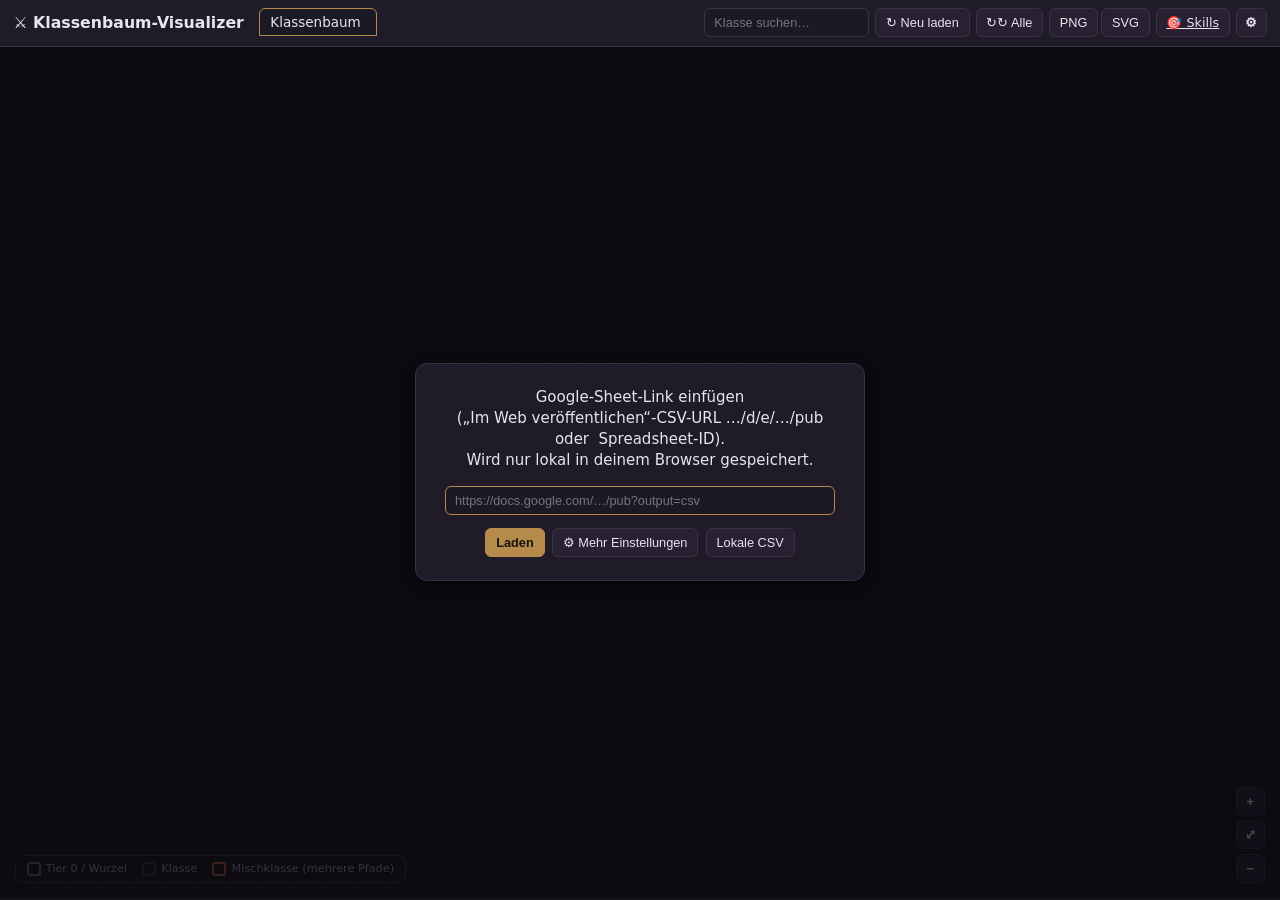
<file: tools/class-tree-visualizer/index.html>
<!DOCTYPE html>
<html lang="de">
<head>
  <meta charset="UTF-8" />
  <meta name="viewport" content="width=device-width, initial-scale=1.0" />
  <title>Klassenbaum-Visualizer</title>
  <link rel="stylesheet" href="style.css" />
</head>
<body>
  <header class="topbar">
    <div class="topbar-left">
      <h1>⚔️ Klassenbaum-Visualizer</h1>
    </div>
    <div class="topbar-center">
      <div id="treeTabs" class="tree-tabs"></div>
    </div>
    <div class="topbar-right">
      <input id="searchInput" type="search" placeholder="Klasse suchen…" autocomplete="off" />
      <button id="reloadBtn" class="btn" title="Aktuellen Baum neu laden">↻ Neu laden</button>
      <button id="reloadAllBtn" class="btn" title="Alle Bäume neu laden">↻↻ Alle</button>
      <div class="export-group">
        <button id="exportPngBtn" class="btn" title="Sichtbaren Baum als PNG exportieren">PNG</button>
        <button id="exportSvgBtn" class="btn" title="Sichtbaren Baum als SVG exportieren">SVG</button>
      </div>
      <a class="btn" href="../skill-list/index.html" title="Skill-Liste öffnen">🎯 Skills</a>
      <button id="settingsBtn" class="btn icon-btn" title="Einstellungen">⚙</button>
    </div>
  </header>

  <main id="stage" class="stage">
    <!-- Filter-Sidebar: gruppiert Klassen nach Waffen-/Rüstungstypen -->
    <aside id="filterSidebar" class="filter-sidebar hidden">
      <div class="filter-header">Filter</div>
      <div id="filterContent" class="filter-content"></div>
    </aside>

    <div id="viewport" class="viewport">
      <div id="canvas" class="canvas">
        <svg id="edges" class="edges"></svg>
        <div id="nodes" class="nodes"></div>
      </div>
    </div>

    <!-- Overlay: Lade-/Fehler-/Leerzustand -->
    <div id="overlay" class="overlay hidden">
      <div class="overlay-box">
        <div id="overlaySpinner" class="spinner hidden"></div>
        <div id="overlayMsg" class="overlay-msg"></div>
        <div id="overlayActions" class="overlay-actions"></div>
      </div>
    </div>

    <!-- Zoom-Steuerung -->
    <div class="zoom-controls">
      <button id="zoomInBtn" class="btn icon-btn" title="Vergrößern">+</button>
      <button id="zoomResetBtn" class="btn icon-btn" title="Ansicht zurücksetzen">⤢</button>
      <button id="zoomOutBtn" class="btn icon-btn" title="Verkleinern">−</button>
    </div>

    <div class="legend">
      <span class="legend-item"><span class="swatch swatch-root"></span>Tier 0 / Wurzel</span>
      <span class="legend-item"><span class="swatch swatch-normal"></span>Klasse</span>
      <span class="legend-item"><span class="swatch swatch-mixed"></span>Mischklasse (mehrere Pfade)</span>
    </div>
  </main>

  <!-- Settings-Panel -->
  <div id="settingsPanel" class="settings-panel hidden">
    <div class="settings-inner">
      <div class="settings-header">
        <h2>⚙ Einstellungen</h2>
        <button id="settingsCloseBtn" class="btn icon-btn">✕</button>
      </div>

      <label class="field">
        <span>Sheet-URL oder ID</span>
        <input id="sheetRefInput" type="text" placeholder="https://docs.google.com/…/d/e/…/pub?output=csv  oder  Spreadsheet-ID" />
        <small>Akzeptiert die <strong>„Im Web veröffentlichen“</strong>-URL (<code>…/d/e/…/pub</code>) oder eine normale Spreadsheet-ID (<code>…/d/&lt;ID&gt;/edit</code>).</small>
      </label>

      <div class="field">
        <span>Bäume</span>
        <small>Je ein Baum mit beliebig vielen <strong>Tab-GIDs (kommagetrennt)</strong>, die zu einem Baum zusammengeführt werden. Die GID ist der Wert <code>gid=…</code> in der Sheet-URL des jeweiligen Tabs.</small>
        <div id="treeList" class="char-list"></div>
        <button id="addTreeBtn" class="btn">+ Baum hinzufügen</button>
      </div>

      <div class="settings-footer">
        <button id="saveSettingsBtn" class="btn btn-primary">Speichern & Laden</button>
        <button id="loadLocalBtn" class="btn">Lokale CSV laden…</button>
        <input id="fileInput" type="file" accept=".csv,text/csv" hidden />
      </div>
      <p class="hint">
        Hinweis: Das Sheet muss über <strong>Datei → Freigeben → Im Web veröffentlichen</strong>
        freigegeben sein, damit der Live-Abruf funktioniert.
      </p>
    </div>
  </div>

  <!-- Drop-Hinweis für Drag &amp; Drop -->
  <div id="dropHint" class="drop-hint hidden">CSV-Datei hier ablegen, um sie als Baum zu laden</div>

  <script src="app.js"></script>
</body>
</html>
</file>
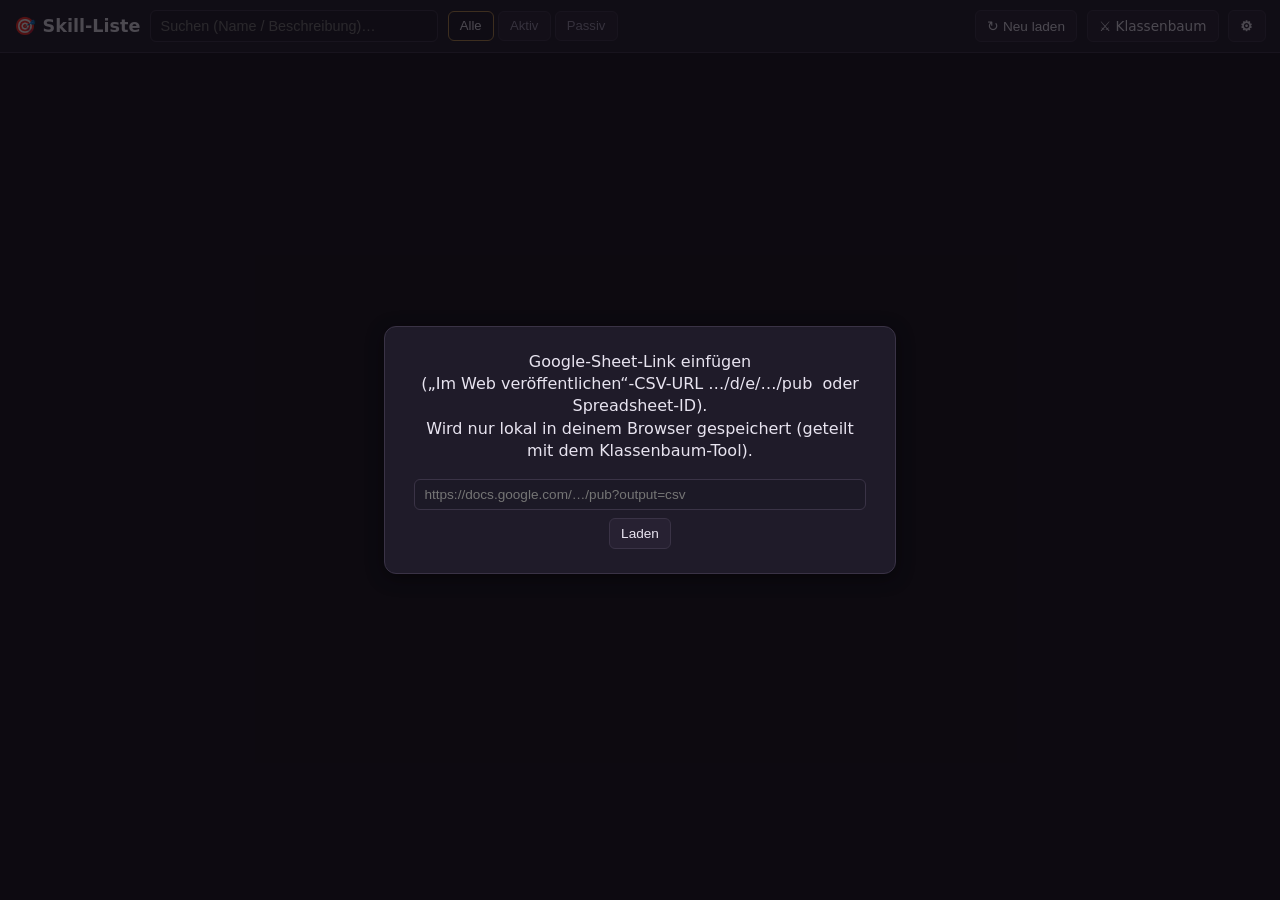
<file: tools/skill-list/index.html>
<!DOCTYPE html>
<html lang="de">
<head>
  <meta charset="UTF-8" />
  <meta name="viewport" content="width=device-width, initial-scale=1.0" />
  <title>Skill-Liste</title>
  <link rel="stylesheet" href="style.css" />
</head>
<body>
  <header class="topbar">
    <h1>🎯 Skill-Liste</h1>
    <input id="searchInput" type="search" placeholder="Suchen (Name / Beschreibung)…" autocomplete="off" />
    <div class="filters" id="filters">
      <button class="filter active" data-type="all">Alle</button>
      <button class="filter" data-type="Aktiv">Aktiv</button>
      <button class="filter" data-type="Passiv">Passiv</button>
    </div>
    <span class="count" id="count"></span>
    <div class="spacer"></div>
    <button id="reloadBtn" class="btn" title="Neu laden">↻ Neu laden</button>
    <a class="btn" href="../class-tree-visualizer/index.html" title="Zum Klassenbaum">⚔️ Klassenbaum</a>
    <button id="settingsBtn" class="btn icon-btn" title="Sheet-Link ändern">⚙</button>
  </header>

  <main id="list" class="list"></main>

  <div id="overlay" class="overlay hidden">
    <div class="overlay-box">
      <div id="spinner" class="spinner hidden"></div>
      <div id="overlayMsg" class="overlay-msg"></div>
      <div id="overlayActions" class="overlay-actions"></div>
    </div>
  </div>

  <script src="app.js"></script>
</body>
</html>
</file>
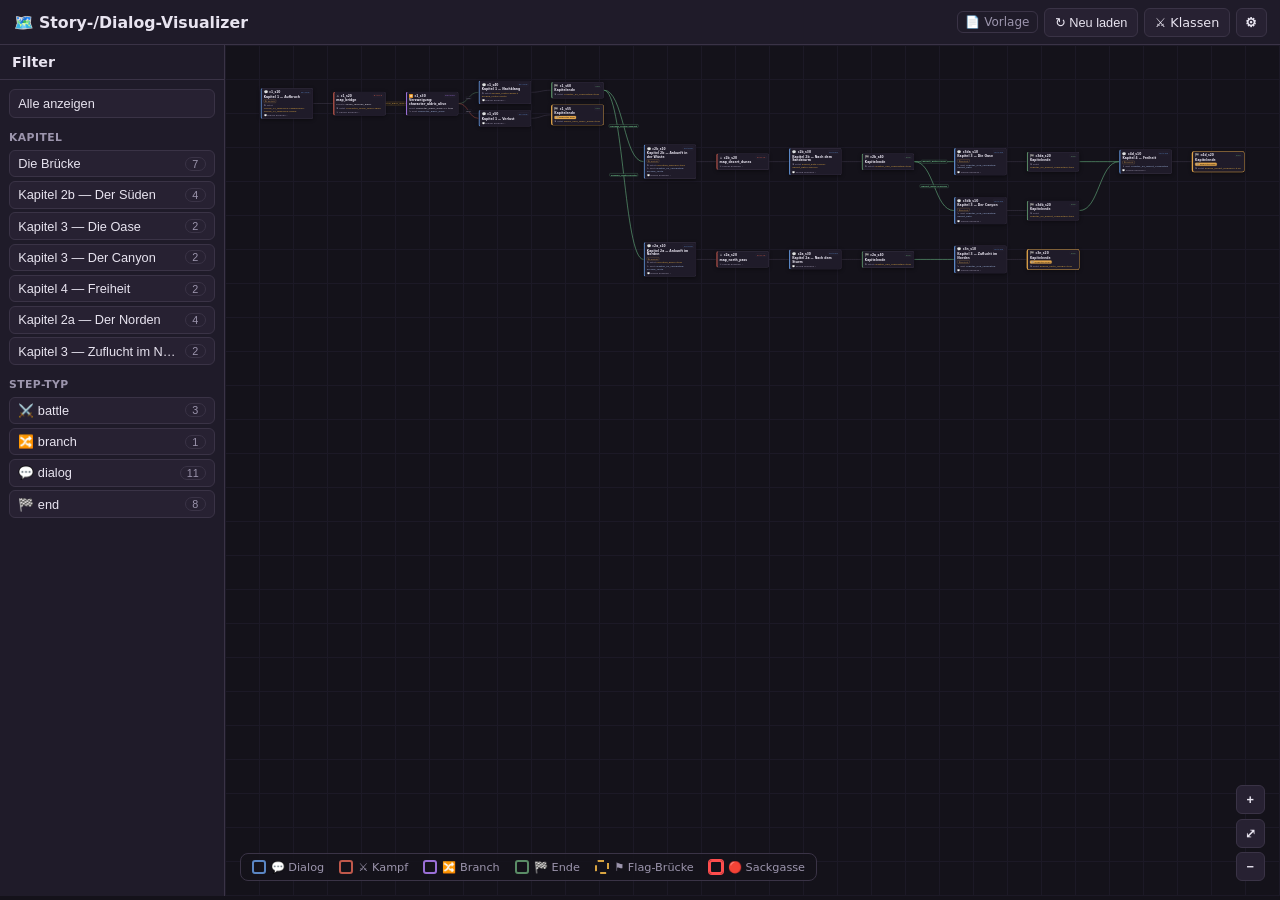
<file: tools/story-dialog-visualizer/index.html>
<!DOCTYPE html>
<html lang="de">
<head>
  <meta charset="UTF-8" />
  <meta name="viewport" content="width=device-width, initial-scale=1.0" />
  <title>Story-/Dialog-Visualizer</title>
  <link rel="stylesheet" href="style.css" />
</head>
<body>
  <header class="topbar">
    <div class="topbar-left"><h1>🗺️ Story-/Dialog-Visualizer</h1></div>
    <div class="topbar-center"></div>
    <div class="topbar-right">
      <span id="sourceBadge" class="source-badge" title="Aktive Datenquelle"></span>
      <button id="reloadBtn" class="btn" title="Neu laden">↻ Neu laden</button>
      <a class="btn" href="../class-tree-visualizer/index.html" title="Klassenbaum öffnen">⚔️ Klassen</a>
      <button id="settingsBtn" class="btn icon-btn" title="Einstellungen / Quelle">⚙</button>
    </div>
  </header>

  <main id="stage" class="stage">
    <!-- Filter-Sidebar: gruppiert nach Kapitel und Step-Typ -->
    <aside id="filterSidebar" class="filter-sidebar hidden">
      <div class="filter-header">Filter</div>
      <div id="filterContent" class="filter-content"></div>
    </aside>

    <div id="viewport" class="viewport">
      <div id="canvas" class="canvas">
        <svg id="edges" class="edges"></svg>
        <div id="labels" class="labels"></div>
        <div id="nodes" class="nodes"></div>
      </div>
    </div>

    <!-- Drill-down-Panel (rechts) -->
    <aside id="drillPanel" class="drill-panel hidden">
      <div class="drill-header">
        <span id="drillTitle"></span>
        <button id="drillCloseBtn" class="btn icon-btn">✕</button>
      </div>
      <div id="drillBody" class="drill-body"></div>
    </aside>

    <!-- Overlay: Lade-/Fehler-/Leerzustand -->
    <div id="overlay" class="overlay hidden">
      <div class="overlay-box">
        <div id="overlaySpinner" class="spinner hidden"></div>
        <div id="overlayMsg" class="overlay-msg"></div>
        <div id="overlayActions" class="overlay-actions"></div>
      </div>
    </div>

    <div class="zoom-controls">
      <button id="zoomInBtn" class="btn icon-btn" title="Vergrößern">+</button>
      <button id="zoomResetBtn" class="btn icon-btn" title="Ansicht zurücksetzen">⤢</button>
      <button id="zoomOutBtn" class="btn icon-btn" title="Verkleinern">−</button>
    </div>

    <div class="legend">
      <span class="legend-item"><span class="swatch s-dialog"></span>💬 Dialog</span>
      <span class="legend-item"><span class="swatch s-battle"></span>⚔️ Kampf</span>
      <span class="legend-item"><span class="swatch s-branch"></span>🔀 Branch</span>
      <span class="legend-item"><span class="swatch s-end"></span>🏁 Ende</span>
      <span class="legend-item"><span class="swatch s-flag"></span>⚑ Flag-Brücke</span>
      <span class="legend-item"><span class="swatch s-dead"></span>🔴 Sackgasse</span>
    </div>
  </main>

  <!-- Settings: Quelle (Vorlage / Google-Sheet) -->
  <div id="settingsPanel" class="settings-panel hidden">
    <div class="settings-inner">
      <div class="settings-header">
        <h2>⚙ Datenquelle</h2>
        <button id="settingsCloseBtn" class="btn icon-btn">✕</button>
      </div>
      <p class="hint">
        Ohne Sheet-URL nutzt das Tool das eingebettete <code>story_dialog_template.xlsx</code>.
        Für die Live-Quelle nur die <strong>Sheet-URL/ID eintragen</strong> und speichern — die
        <code>gid</code>s der Tabs sind bereits vorausgefüllt (derselbe Pfad wie beim Klassen-Tool).
        Das Sheet muss <strong>„Im Web veröffentlicht"</strong> sein; die URL wird nur lokal gespeichert.
      </p>
      <label class="field">
        <span>Sheet-URL oder ID</span>
        <input id="sheetRefInput" type="text" placeholder="https://docs.google.com/…/d/e/…/pub  oder  Spreadsheet-ID" />
      </label>
      <div class="field">
        <span>Tab-GIDs</span>
        <div id="gidList" class="gid-list"></div>
      </div>
      <div class="settings-footer">
        <button id="saveSheetBtn" class="btn btn-primary">Speichern &amp; aus Sheet laden</button>
        <button id="useFixtureBtn" class="btn">Vorlage (xlsx) verwenden</button>
      </div>
    </div>
  </div>

  <!-- Datenschicht (aus Prompt 1, unverändert): parse -> fixture -> sources -> graph -->
  <script src="data/parse.js"></script>
  <script src="data/fixture.js"></script>
  <script src="data/sources.js"></script>
  <script src="model/graph.js"></script>
  <!-- Rendering + Interaktion -->
  <script src="app.js"></script>
</body>
</html>
</file>
<file: tools/class-tree-visualizer/style.css>
:root {
  --bg:            #14121a;
  --bg-grid:       #1c1926;
  --panel:         #1f1b29;
  --panel-2:       #272132;
  --border:        #3a3346;
  --text:          #e8e4f0;
  --text-dim:      #9c95ad;
  --accent:        #b58a4a;   /* fantasy gold */
  --accent-2:      #6f7bd6;   /* arcane blue */
  --root:          #4a7a55;   /* tier-0 green */
  --mixed:         #b5564a;   /* mixed-class red */
  --edge:          #4a4357;
  --edge-hi:       #b58a4a;
  --danger:        #c0584b;
  --shadow:        0 4px 18px rgba(0,0,0,.45);
  --sidebar-w:     15rem;
  font-size: 15px;
}

* { box-sizing: border-box; }

html, body {
  margin: 0;
  height: 100%;
  background: var(--bg);
  color: var(--text);
  font-family: "Segoe UI", system-ui, -apple-system, sans-serif;
  overflow: hidden;
}

/* ---------- Top bar ---------- */
.topbar {
  display: flex;
  align-items: center;
  gap: 1rem;
  padding: .5rem .9rem;
  background: var(--panel);
  border-bottom: 1px solid var(--border);
  z-index: 30;
}
.topbar-left h1 { font-size: 1.05rem; margin: 0; white-space: nowrap; }
.topbar-center { flex: 1; min-width: 0; }
.topbar-right { display: flex; align-items: center; gap: .4rem; }

.tree-tabs { display: flex; gap: .3rem; overflow-x: auto; padding-bottom: 2px; }
.tree-tab {
  padding: .35rem .7rem;
  background: var(--panel-2);
  border: 1px solid var(--border);
  border-radius: 6px 6px 0 0;
  color: var(--text-dim);
  cursor: pointer;
  white-space: nowrap;
  font-size: .9rem;
}
.tree-tab.active { color: var(--text); border-color: var(--accent); background: var(--bg-grid); }
.tree-tab .tab-status { font-size: .75rem; margin-left: .35rem; opacity: .8; }

/* ---------- Buttons / inputs ---------- */
.btn {
  background: var(--panel-2);
  color: var(--text);
  border: 1px solid var(--border);
  border-radius: 6px;
  padding: .4rem .65rem;
  cursor: pointer;
  font-size: .85rem;
  white-space: nowrap;
}
.btn:hover { border-color: var(--accent); }
.btn-primary { background: var(--accent); color: #1a1410; border-color: var(--accent); font-weight: 600; }
.icon-btn { padding: .4rem .55rem; font-weight: 700; }
.export-group { display: flex; gap: .2rem; }

input[type="text"], input[type="search"] {
  background: var(--bg-grid);
  border: 1px solid var(--border);
  border-radius: 6px;
  color: var(--text);
  padding: .4rem .6rem;
  font-size: .85rem;
}
input[type="search"] { width: 11rem; }
input:focus { outline: none; border-color: var(--accent); }

/* ---------- Stage ---------- */
.stage { position: relative; height: calc(100vh - 49px); }

/* Filter-Sidebar versetzt Viewport/Overlay/Legende nach rechts, damit Zoom-
   und Zentrier-Rechnungen (basieren auf der Viewport-Breite) korrekt bleiben. */
.stage.with-sidebar .viewport,
.stage.with-sidebar .overlay { left: var(--sidebar-w); }
.stage.with-sidebar .legend  { left: calc(var(--sidebar-w) + 1rem); }

.viewport {
  position: absolute;
  inset: 0;
  overflow: hidden;
  cursor: grab;
  background:
    linear-gradient(var(--bg-grid) 1px, transparent 1px) 0 0 / 32px 32px,
    linear-gradient(90deg, var(--bg-grid) 1px, transparent 1px) 0 0 / 32px 32px,
    var(--bg);
}
.viewport.panning { cursor: grabbing; }

.canvas {
  position: absolute;
  top: 0; left: 0;
  transform-origin: 0 0;
  will-change: transform;
}
.edges { position: absolute; top: 0; left: 0; overflow: visible; pointer-events: none; }
.nodes { position: absolute; top: 0; left: 0; }

/* ---------- Class card ---------- */
.card {
  position: absolute;
  width: 240px;
  background: var(--panel);
  border: 2px solid var(--border);
  border-radius: 10px;
  padding: .55rem .65rem;
  box-shadow: var(--shadow);
  cursor: pointer;
  transition: opacity .12s, border-color .12s, transform .12s;
}
.card.root  { border-color: var(--root); }
.card.mixed { border-color: var(--mixed); }
.card-title {
  font-size: 1rem;
  font-weight: 700;
  margin-bottom: .3rem;
  display: flex; align-items: center; gap: .35rem;
}
.card.root  .card-title { color: #9fd8ab; }
.card.mixed .card-title { color: #e6938a; }
.mixed-badge {
  font-size: .65rem;
  background: var(--mixed);
  color: #fff;
  border-radius: 4px;
  padding: .05rem .3rem;
  font-weight: 600;
}
.tier-badge {
  margin-left: auto;
  font-size: .65rem;
  color: var(--text-dim);
  border: 1px solid var(--border);
  border-radius: 4px;
  padding: .05rem .3rem;
}
.card-row { font-size: .78rem; line-height: 1.25; margin: .12rem 0; }
.card-row .lbl { color: var(--text-dim); }
.card-row.passive { color: #cdbf9a; }
.card-row.active  { color: #aab6ee; }

/* Verlinkte Fähigkeit (führt zur Skill-Liste, Hover zeigt Beschreibung) */
.skill-link {
  color: inherit;
  text-decoration: none;
  border-bottom: 1px dotted currentColor;
  cursor: help;
}
.skill-link:hover { border-bottom-style: solid; filter: brightness(1.2); }

.skill-tooltip {
  position: fixed;
  z-index: 200;
  max-width: 18rem;
  background: #0f0d15;
  border: 1px solid var(--accent);
  border-radius: 6px;
  padding: .4rem .55rem;
  font-size: .78rem;
  line-height: 1.35;
  color: var(--text);
  box-shadow: var(--shadow);
  pointer-events: none;
}
.skill-tooltip.hidden { display: none; }

/* Highlighting states */
.canvas.has-selection .card { opacity: .22; }
.canvas.has-selection .card.hl { opacity: 1; }
.card.hl.focus { border-color: var(--accent); transform: scale(1.04); }
.card.search-hit { box-shadow: 0 0 0 3px var(--accent), var(--shadow); }

.edge { stroke: var(--edge); stroke-width: 2; fill: none; }
.edges.has-selection .edge { opacity: .12; }
.edge.hl { stroke: var(--edge-hi); stroke-width: 2.5; opacity: 1 !important; }

/* Linien-Fokus: Klick auf eine Klasse zeigt nur deren Vorfahren + Nachkommen
   (kompakt neu angeordnet). Ein-/Ausblenden geschieht per Re-Layout in JS;
   hier nur die Hervorhebung der fokussierten Karte. */
.canvas.subtree-mode .card.focus {
  border-color: var(--accent);
  box-shadow: 0 0 0 2px var(--accent), var(--shadow);
}

/* ---------- Overlay ---------- */
.overlay {
  position: absolute; inset: 0;
  display: flex; align-items: center; justify-content: center;
  background: rgba(10,8,14,.7);
  z-index: 20;
}
.overlay.hidden { display: none; }
.overlay-box {
  background: var(--panel);
  border: 1px solid var(--border);
  border-radius: 12px;
  padding: 1.5rem 1.8rem;
  max-width: 30rem;
  text-align: center;
  box-shadow: var(--shadow);
}
.overlay-msg { white-space: pre-wrap; line-height: 1.4; }
.overlay-msg.error { color: #e6938a; }
.overlay-actions { margin-top: 1rem; display: flex; gap: .5rem; justify-content: center; flex-wrap: wrap; }
.spinner {
  width: 38px; height: 38px;
  border: 4px solid var(--border);
  border-top-color: var(--accent);
  border-radius: 50%;
  margin: 0 auto 1rem;
  animation: spin .8s linear infinite;
}
.spinner.hidden { display: none; }
@keyframes spin { to { transform: rotate(360deg); } }

/* ---------- Zoom controls / legend ---------- */
.zoom-controls {
  position: absolute; bottom: 1rem; right: 1rem;
  display: flex; flex-direction: column; gap: .3rem;
  z-index: 15;
}
.legend {
  position: absolute; bottom: 1rem; left: 1rem;
  display: flex; gap: 1rem; flex-wrap: wrap;
  background: rgba(20,18,26,.8);
  border: 1px solid var(--border);
  border-radius: 8px;
  padding: .4rem .7rem;
  font-size: .75rem; color: var(--text-dim);
  z-index: 15;
}
.legend-item { display: flex; align-items: center; gap: .35rem; }
.swatch { width: 14px; height: 14px; border-radius: 3px; border: 2px solid; }
.swatch-root   { border-color: var(--root); }
.swatch-normal { border-color: var(--border); }
.swatch-mixed  { border-color: var(--mixed); }

/* ---------- Filter-Sidebar ---------- */
.filter-sidebar {
  position: absolute;
  top: 0; left: 0; bottom: 0;
  width: var(--sidebar-w);
  background: var(--panel);
  border-right: 1px solid var(--border);
  z-index: 18;
  display: flex; flex-direction: column;
}
.filter-sidebar.hidden { display: none; }
.filter-header {
  padding: .6rem .8rem;
  font-weight: 700; font-size: .95rem;
  border-bottom: 1px solid var(--border);
}
.filter-content {
  flex: 1; min-height: 0;
  overflow-y: auto;
  padding: .6rem;
  display: flex; flex-direction: column; gap: .25rem;
}
.filter-group-title {
  margin: .6rem 0 .15rem;
  font-size: .72rem; font-weight: 700;
  letter-spacing: .04em; text-transform: uppercase;
  color: var(--text-dim);
}
.filter-reset {
  background: var(--panel-2);
  color: var(--text);
  border: 1px solid var(--border);
  border-radius: 6px;
  padding: .4rem .55rem;
  cursor: pointer;
  font-size: .85rem;
  text-align: left;
}
.filter-reset:hover { border-color: var(--accent); }
.filter-reset.active { background: var(--accent); color: #1a1410; border-color: var(--accent); font-weight: 600; }
.filter-cat {
  display: flex; align-items: center; gap: .5rem;
  background: var(--panel-2);
  color: var(--text);
  border: 1px solid var(--border);
  border-radius: 6px;
  padding: .35rem .55rem;
  cursor: pointer;
  font-size: .85rem;
  text-align: left;
}
.filter-cat:hover { border-color: var(--accent); }
.filter-cat.active { border-color: var(--accent); background: var(--bg-grid); }
.filter-cat-label { flex: 1; min-width: 0; overflow: hidden; text-overflow: ellipsis; white-space: nowrap; }
.filter-cat-count {
  flex: none;
  font-size: .72rem;
  color: var(--text-dim);
  border: 1px solid var(--border);
  border-radius: 10px;
  padding: 0 .4rem;
  min-width: 1.4rem; text-align: center;
}
.filter-cat.active .filter-cat-count { color: var(--accent); border-color: var(--accent); }

/* ---------- Settings panel ---------- */
.settings-panel {
  position: fixed; inset: 0;
  background: rgba(8,6,12,.6);
  z-index: 50;
  display: flex; justify-content: flex-end;
}
.settings-panel.hidden { display: none; }
.settings-inner {
  width: 30rem; max-width: 100vw; height: 100%;
  background: var(--panel);
  border-left: 1px solid var(--border);
  padding: 1.2rem;
  overflow-y: auto;
  display: flex; flex-direction: column; gap: 1rem;
}
.settings-header { display: flex; align-items: center; justify-content: space-between; }
.settings-header h2 { margin: 0; font-size: 1.1rem; }
.field { display: flex; flex-direction: column; gap: .35rem; }
.field > span { font-weight: 600; font-size: .9rem; }
.field small { color: var(--text-dim); font-size: .75rem; }
.field code { background: var(--bg-grid); padding: 0 .25rem; border-radius: 3px; }

.char-list { display: flex; flex-direction: column; gap: .4rem; }
.char-row { display: flex; gap: .4rem; }
.char-row input { flex: 1; min-width: 0; }
.char-row .char-name { flex: 1.3; }
.char-row .char-gid { flex: 1; }
.char-row .char-del { padding: .4rem .55rem; }

.settings-footer { display: flex; gap: .5rem; flex-wrap: wrap; margin-top: .5rem; }
.hint { font-size: .75rem; color: var(--text-dim); line-height: 1.4; }

/* ---------- Drop hint ---------- */
.drop-hint {
  position: fixed; inset: 0;
  display: flex; align-items: center; justify-content: center;
  background: rgba(10,8,14,.85);
  border: 3px dashed var(--accent);
  color: var(--accent);
  font-size: 1.4rem;
  z-index: 60;
  pointer-events: none;
}
.drop-hint.hidden { display: none; }

.hidden { display: none; }
</file>
<file: tools/skill-list/style.css>
:root {
  --bg:       #14121a;
  --bg-grid:  #1c1926;
  --panel:    #1f1b29;
  --panel-2:  #272132;
  --border:   #3a3346;
  --text:     #e8e4f0;
  --text-dim: #9c95ad;
  --accent:   #b58a4a;
  --aktiv:    #6f7bd6;
  --passiv:   #b58a4a;
  --shadow:   0 4px 18px rgba(0,0,0,.45);
}
* { box-sizing: border-box; }
html, body {
  margin: 0; min-height: 100%;
  background: var(--bg); color: var(--text);
  font-family: "Segoe UI", system-ui, -apple-system, sans-serif;
}

.topbar {
  position: sticky; top: 0; z-index: 10;
  display: flex; align-items: center; gap: .6rem; flex-wrap: wrap;
  padding: .6rem .9rem;
  background: var(--panel); border-bottom: 1px solid var(--border);
}
.topbar h1 { font-size: 1.1rem; margin: 0; white-space: nowrap; }
.spacer { flex: 1; }
.count { color: var(--text-dim); font-size: .8rem; }

input[type="search"] {
  background: var(--bg-grid); border: 1px solid var(--border);
  border-radius: 6px; color: var(--text); padding: .45rem .6rem;
  font-size: .9rem; width: 18rem; max-width: 50vw;
}
input:focus { outline: none; border-color: var(--accent); }

.btn {
  background: var(--panel-2); color: var(--text);
  border: 1px solid var(--border); border-radius: 6px;
  padding: .45rem .7rem; cursor: pointer; font-size: .85rem;
  text-decoration: none; white-space: nowrap; display: inline-block;
}
.btn:hover { border-color: var(--accent); }
.icon-btn { font-weight: 700; }

.filters { display: flex; gap: .25rem; }
.filter {
  background: var(--panel-2); color: var(--text-dim);
  border: 1px solid var(--border); border-radius: 6px;
  padding: .4rem .7rem; cursor: pointer; font-size: .82rem;
}
.filter.active { color: var(--text); border-color: var(--accent); background: var(--bg-grid); }

.list {
  display: grid;
  grid-template-columns: repeat(auto-fill, minmax(20rem, 1fr));
  gap: .7rem; padding: 1rem;
}
.skill {
  background: var(--panel); border: 1px solid var(--border);
  border-left: 4px solid var(--border);
  border-radius: 10px; padding: .7rem .85rem; box-shadow: var(--shadow);
}
.skill.aktiv  { border-left-color: var(--aktiv); }
.skill.passiv { border-left-color: var(--passiv); }
.skill.flash  { animation: flash 1.6s ease; }
@keyframes flash {
  0%, 30% { box-shadow: 0 0 0 3px var(--accent), var(--shadow); }
  100%    { box-shadow: var(--shadow); }
}

.skill-head { display: flex; align-items: center; gap: .5rem; margin-bottom: .35rem; }
.skill-name { font-size: 1.05rem; font-weight: 700; }
.badge {
  font-size: .68rem; font-weight: 600; border-radius: 4px;
  padding: .1rem .4rem; color: #fff;
}
.badge.aktiv  { background: var(--aktiv); }
.badge.passiv { background: var(--passiv); color: #1a1410; }
.skill-desc { font-size: .88rem; line-height: 1.35; margin-bottom: .4rem; }
.skill-meta { display: flex; flex-wrap: wrap; gap: .3rem .9rem; font-size: .76rem; color: var(--text-dim); }
.skill-meta .k { color: var(--accent); }

.empty { grid-column: 1/-1; text-align: center; color: var(--text-dim); padding: 3rem; }

/* Overlay */
.overlay {
  position: fixed; inset: 0; z-index: 50;
  display: flex; align-items: center; justify-content: center;
  background: rgba(10,8,14,.7);
}
.overlay.hidden { display: none; }
.overlay-box {
  background: var(--panel); border: 1px solid var(--border);
  border-radius: 12px; padding: 1.5rem 1.8rem; max-width: 32rem;
  text-align: center; box-shadow: var(--shadow);
}
.overlay-msg { white-space: pre-wrap; line-height: 1.4; }
.overlay-msg.error { color: #e6938a; }
.overlay-actions {
  margin-top: 1rem; display: flex; gap: .5rem; justify-content: center; flex-wrap: wrap;
}
.overlay-actions input {
  flex-basis: 100%; background: var(--bg-grid); border: 1px solid var(--border);
  border-radius: 6px; color: var(--text); padding: .45rem .6rem; font-size: .85rem;
}
.spinner {
  width: 36px; height: 36px; margin: 0 auto 1rem;
  border: 4px solid var(--border); border-top-color: var(--accent);
  border-radius: 50%; animation: spin .8s linear infinite;
}
.spinner.hidden { display: none; }
@keyframes spin { to { transform: rotate(360deg); } }
.hidden { display: none; }
</file>
<file: tools/story-dialog-visualizer/style.css>
:root {
  --bg:        #14121a;
  --bg-grid:   #1c1926;
  --panel:     #1f1b29;
  --panel-2:   #272132;
  --border:    #3a3346;
  --text:      #e8e4f0;
  --text-dim:  #9c95ad;
  --accent:    #b58a4a;

  /* Step-Typ-Farben */
  --dialog:    #5a86c4;
  --battle:    #c0584b;
  --branch:    #9a6fd6;
  --end:       #5a8c66;
  --flag:      #d9a441;   /* Flag-Brücke (gold) */
  --chapter:   #6fc18a;   /* Kapitel-Verkettung Ende→Anfang (grün) */
  --dead:      #ff4d4d;   /* Sackgasse */
  --unreach:   #7a7388;   /* unerreichbares Kapitel (gedämpft) */
  --term:      #e0a44a;   /* gewolltes Ende / terminaler Knoten */

  --edge:      #4a4357;
  --shadow:    0 4px 18px rgba(0,0,0,.45);
  --sidebar-w: 15rem;
  --drill-w:   24rem;
  font-size: 15px;
}
* { box-sizing: border-box; }
html, body {
  margin: 0; height: 100%;
  background: var(--bg); color: var(--text);
  font-family: "Segoe UI", system-ui, -apple-system, sans-serif;
  overflow: hidden;
}

/* ---------- Top bar ---------- */
.topbar {
  display: flex; align-items: center; gap: 1rem;
  padding: .5rem .9rem; background: var(--panel);
  border-bottom: 1px solid var(--border); z-index: 30;
}
.topbar-left h1 { font-size: 1.05rem; margin: 0; white-space: nowrap; }
.topbar-center { flex: 1; min-width: 0; }
.topbar-right { display: flex; align-items: center; gap: .4rem; }
.source-badge { font-size: .8rem; color: var(--text-dim); border: 1px solid var(--border); border-radius: 6px; padding: .2rem .5rem; }

.btn {
  background: var(--panel-2); color: var(--text); border: 1px solid var(--border);
  border-radius: 6px; padding: .4rem .65rem; cursor: pointer; font-size: .85rem; white-space: nowrap;
  text-decoration: none;
}
.btn:hover { border-color: var(--accent); }
.btn-primary { background: var(--accent); color: #1a1410; border-color: var(--accent); font-weight: 600; }
.icon-btn { padding: .4rem .55rem; font-weight: 700; }
input[type="text"] {
  background: var(--bg-grid); border: 1px solid var(--border); border-radius: 6px;
  color: var(--text); padding: .4rem .6rem; font-size: .85rem;
}
input:focus { outline: none; border-color: var(--accent); }

/* ---------- Stage ---------- */
.stage { position: relative; height: calc(100vh - 49px); }
.stage.with-sidebar .viewport,
.stage.with-sidebar .overlay { left: var(--sidebar-w); }
.stage.with-sidebar .legend  { left: calc(var(--sidebar-w) + 1rem); }
.stage.with-drill .viewport,
.stage.with-drill .overlay { right: var(--drill-w); }
.stage.with-drill .zoom-controls { right: calc(var(--drill-w) + 1rem); }

.viewport {
  position: absolute; inset: 0; overflow: hidden; cursor: grab;
  background:
    linear-gradient(var(--bg-grid) 1px, transparent 1px) 0 0 / 34px 34px,
    linear-gradient(90deg, var(--bg-grid) 1px, transparent 1px) 0 0 / 34px 34px,
    var(--bg);
}
.viewport.panning { cursor: grabbing; }
.canvas { position: absolute; top: 0; left: 0; transform-origin: 0 0; will-change: transform; }
.edges  { position: absolute; top: 0; left: 0; overflow: visible; pointer-events: none; }
.labels { position: absolute; top: 0; left: 0; pointer-events: none; }
.nodes  { position: absolute; top: 0; left: 0; }

/* ---------- Step-Node ---------- */
.node {
  position: absolute; width: 240px;
  background: var(--panel); border: 2px solid var(--border);
  border-left-width: 6px; border-radius: 10px;
  padding: .5rem .6rem; box-shadow: var(--shadow); cursor: pointer;
  transition: opacity .12s, border-color .12s, transform .12s;
}
.node.type-dialog { border-left-color: var(--dialog); }
.node.type-battle { border-left-color: var(--battle); }
.node.type-branch { border-left-color: var(--branch); }
.node.type-end    { border-left-color: var(--end); }

.node.dead-end { border-color: var(--dead); box-shadow: 0 0 0 2px var(--dead), var(--shadow); }
.node.unreachable { border-color: var(--unreach); border-style: dashed; opacity: .75; }
.node.terminal { border-color: var(--term); }

.node-head { display: flex; align-items: center; gap: .4rem; margin-bottom: .25rem; }
.node-icon { font-size: 1rem; }
.node-id   { font-weight: 700; font-size: .9rem; }
.node-type { margin-left: auto; font-size: .65rem; text-transform: uppercase; letter-spacing: .04em; color: var(--text-dim);
             border: 1px solid var(--border); border-radius: 4px; padding: .05rem .3rem; }
.node.type-dialog .node-type { color: var(--dialog); }
.node.type-battle .node-type { color: var(--battle); }
.node.type-branch .node-type { color: var(--branch); }
.node.type-end    .node-type { color: var(--end); }

.node-title { font-size: .92rem; font-weight: 600; line-height: 1.2; margin-bottom: .3rem; }
.node-badges { display: flex; flex-wrap: wrap; gap: .25rem; margin-bottom: .25rem; }
.badge { font-size: .62rem; border-radius: 4px; padding: .05rem .35rem; border: 1px solid var(--border); }
.badge.entry { color: var(--accent); border-color: var(--accent); }
.badge.dead  { color: #fff; background: var(--dead); border-color: var(--dead); }
.badge.term  { color: #1a1410; background: var(--term); border-color: var(--term); }

.node-row { font-size: .74rem; line-height: 1.25; margin: .1rem 0; color: var(--text); }
.node-row .lbl { color: var(--text-dim); }
.node-row.flags-write { color: var(--flag); }
.node-row.flags-read  { color: #9fb6e0; }
.node-drill-hint { margin-top: .35rem; font-size: .72rem; color: var(--text-dim); }
.node:hover .node-drill-hint { color: var(--accent); }

/* Highlight / Dimmen */
.canvas.has-selection .node { opacity: .2; }
.canvas.has-selection .node.hl { opacity: 1; }
.node.hl.focus { transform: scale(1.04); border-color: var(--accent); }
.canvas.has-filter .node.filtered-out { opacity: .12; }

/* ---------- Kanten ---------- */
.edge { fill: none; stroke: var(--edge); stroke-width: 2; }
.edge-branch-true  { stroke: var(--end); }
.edge-branch-false { stroke: var(--battle); }
.edge-flag { stroke: var(--flag); stroke-width: 2; stroke-dasharray: 6 5; }
.edge-chapter { stroke: var(--chapter); stroke-width: 2.5; }
.canvas.has-selection .edge { opacity: .1; }
.edge.hl { opacity: 1 !important; stroke-width: 3; }
.edge.filtered-out { opacity: .06; }

/* Kanten-Labels (HTML, skalieren mit dem Canvas) */
.edge-label {
  position: absolute; transform: translate(-50%, -50%);
  font-size: .68rem; padding: .05rem .35rem; border-radius: 4px; white-space: nowrap;
  background: rgba(20,18,26,.92); border: 1px solid var(--border); color: var(--text-dim);
}
.edge-label.flag { color: var(--flag); border-color: var(--flag); }
.edge-label.chapter { color: var(--chapter); border-color: var(--chapter); font-weight: 600; }
.edge-label.branch { font-size: .6rem; }
.edge-label.hl { color: var(--text); border-color: var(--accent); }
.edge-label.filtered-out { opacity: .12; }

/* ---------- Drill-down-Panel ---------- */
.drill-panel {
  position: absolute; top: 0; right: 0; bottom: 0; width: var(--drill-w);
  background: var(--panel); border-left: 1px solid var(--border);
  z-index: 19; display: flex; flex-direction: column;
}
.drill-panel.hidden { display: none; }
.drill-header {
  display: flex; align-items: center; justify-content: space-between; gap: .5rem;
  padding: .6rem .8rem; border-bottom: 1px solid var(--border); font-weight: 700; font-size: .9rem;
}
.drill-body { flex: 1; min-height: 0; overflow-y: auto; padding: .7rem .8rem; }
.dd-meta { font-size: .78rem; color: var(--text-dim); margin-bottom: .6rem; display: flex; flex-direction: column; gap: .15rem; }
.dd-meta .lbl { display: inline-block; min-width: 6.5rem; color: var(--text-dim); }
.dd-note { color: var(--text-dim); font-style: italic; font-size: .75rem; margin-top: .2rem; }
.dd-section-title { font-size: .72rem; text-transform: uppercase; letter-spacing: .04em; color: var(--text-dim);
                    margin: .6rem 0 .35rem; border-bottom: 1px solid var(--border); padding-bottom: .2rem; }
.dd-line { background: var(--panel-2); border: 1px solid var(--border); border-radius: 8px; padding: .45rem .55rem; margin-bottom: .4rem; }
.dd-line-head { display: flex; flex-wrap: wrap; align-items: center; gap: .3rem; margin-bottom: .2rem; }
.dd-speaker { font-weight: 700; font-size: .82rem; color: var(--dialog); }
.dd-text { font-size: .82rem; line-height: 1.35; }
.dd-effects { display: flex; flex-wrap: wrap; gap: .25rem; }
.chip { font-size: .65rem; border-radius: 4px; padding: .05rem .35rem; border: 1px solid var(--border); color: var(--text-dim); }
.chip.emo { color: #c9b6e6; }
.chip.cond { color: #e0c06a; border-color: #6a5a2a; }
.chip.act, .chip.setflag { color: var(--flag); border-color: var(--flag); }
.chip.impact.major { color: #fff; background: var(--battle); border-color: var(--battle); }
.chip.impact.minor { color: var(--text-dim); }
.chip.warn { color: #fff; background: var(--dead); border-color: var(--dead); }

/* Choices als Branch-Auslöser hervorheben */
.dd-choicegroup { margin-top: .4rem; border-top: 1px dashed var(--flag); padding-top: .35rem; }
.dd-choicegroup-title { font-size: .7rem; color: var(--flag); margin-bottom: .3rem; }
.dd-choicegroup code, .dd-note code { background: var(--bg-grid); padding: 0 .25rem; border-radius: 3px; }
.dd-choicegroup ul { list-style: none; margin: 0; padding: 0; display: flex; flex-direction: column; gap: .3rem; }
.dd-choice { background: var(--bg-grid); border: 1px solid var(--flag); border-radius: 6px; padding: .35rem .45rem; }
.dd-choice-text { font-size: .8rem; font-weight: 600; }
.dd-choice .chip { margin-left: .3rem; }
.dd-choice-desc { font-size: .72rem; color: var(--text-dim); margin-top: .2rem; }

/* ---------- Overlay ---------- */
.overlay { position: absolute; inset: 0; display: flex; align-items: center; justify-content: center;
           background: rgba(10,8,14,.7); z-index: 20; }
.overlay.hidden { display: none; }
.overlay-box { background: var(--panel); border: 1px solid var(--border); border-radius: 12px;
               padding: 1.5rem 1.8rem; max-width: 30rem; text-align: center; box-shadow: var(--shadow); }
.overlay-msg { white-space: pre-wrap; line-height: 1.4; }
.overlay-msg.error { color: #e6938a; }
.overlay-actions { margin-top: 1rem; display: flex; gap: .5rem; justify-content: center; flex-wrap: wrap; }
.spinner { width: 38px; height: 38px; border: 4px solid var(--border); border-top-color: var(--accent);
           border-radius: 50%; margin: 0 auto 1rem; animation: spin .8s linear infinite; }
.spinner.hidden { display: none; }
@keyframes spin { to { transform: rotate(360deg); } }

/* ---------- Zoom / Legend ---------- */
.zoom-controls { position: absolute; bottom: 1rem; right: 1rem; display: flex; flex-direction: column; gap: .3rem; z-index: 15; }
.legend { position: absolute; bottom: 1rem; left: 1rem; display: flex; gap: 1rem; flex-wrap: wrap;
          background: rgba(20,18,26,.85); border: 1px solid var(--border); border-radius: 8px;
          padding: .4rem .7rem; font-size: .75rem; color: var(--text-dim); z-index: 15; }
.legend-item { display: flex; align-items: center; gap: .35rem; }
.swatch { width: 14px; height: 14px; border-radius: 3px; border: 2px solid; }
.swatch.s-dialog { border-color: var(--dialog); }
.swatch.s-battle { border-color: var(--battle); }
.swatch.s-branch { border-color: var(--branch); }
.swatch.s-end    { border-color: var(--end); }
.swatch.s-flag   { border-color: var(--flag); border-style: dashed; }
.swatch.s-dead   { border-color: var(--dead); box-shadow: 0 0 0 1px var(--dead); }

/* ---------- Filter-Sidebar ---------- */
.filter-sidebar { position: absolute; top: 0; left: 0; bottom: 0; width: var(--sidebar-w);
                  background: var(--panel); border-right: 1px solid var(--border); z-index: 18;
                  display: flex; flex-direction: column; }
.filter-sidebar.hidden { display: none; }
.filter-header { padding: .6rem .8rem; font-weight: 700; font-size: .95rem; border-bottom: 1px solid var(--border); }
.filter-content { flex: 1; min-height: 0; overflow-y: auto; padding: .6rem; display: flex; flex-direction: column; gap: .25rem; }
.filter-group-title { margin: .6rem 0 .15rem; font-size: .72rem; font-weight: 700; letter-spacing: .04em;
                      text-transform: uppercase; color: var(--text-dim); }
.filter-reset { background: var(--panel-2); color: var(--text); border: 1px solid var(--border); border-radius: 6px;
                padding: .4rem .55rem; cursor: pointer; font-size: .85rem; text-align: left; }
.filter-reset:hover { border-color: var(--accent); }
.filter-reset.active { background: var(--accent); color: #1a1410; border-color: var(--accent); font-weight: 600; }
.filter-cat { display: flex; align-items: center; gap: .5rem; background: var(--panel-2); color: var(--text);
              border: 1px solid var(--border); border-radius: 6px; padding: .35rem .55rem; cursor: pointer;
              font-size: .85rem; text-align: left; }
.filter-cat:hover { border-color: var(--accent); }
.filter-cat.active { border-color: var(--accent); background: var(--bg-grid); }
.filter-cat-label { flex: 1; min-width: 0; overflow: hidden; text-overflow: ellipsis; white-space: nowrap; }
.filter-cat-count { flex: none; font-size: .72rem; color: var(--text-dim); border: 1px solid var(--border);
                    border-radius: 10px; padding: 0 .4rem; min-width: 1.4rem; text-align: center; }
.filter-cat.active .filter-cat-count { color: var(--accent); border-color: var(--accent); }

/* ---------- Settings ---------- */
.settings-panel { position: fixed; inset: 0; background: rgba(8,6,12,.6); z-index: 50; display: flex; justify-content: flex-end; }
.settings-panel.hidden { display: none; }
.settings-inner { width: 30rem; max-width: 100vw; height: 100%; background: var(--panel); border-left: 1px solid var(--border);
                  padding: 1.2rem; overflow-y: auto; display: flex; flex-direction: column; gap: 1rem; }
.settings-header { display: flex; align-items: center; justify-content: space-between; }
.settings-header h2 { margin: 0; font-size: 1.1rem; }
.field { display: flex; flex-direction: column; gap: .35rem; }
.field > span { font-weight: 600; font-size: .9rem; }
.hint { font-size: .78rem; color: var(--text-dim); line-height: 1.45; }
.hint code, .field code { background: var(--bg-grid); padding: 0 .25rem; border-radius: 3px; }
.gid-list { display: flex; flex-direction: column; gap: .35rem; }
.gid-row { display: flex; align-items: center; gap: .5rem; }
.gid-tab { flex: 1; font-size: .82rem; color: var(--text-dim); }
.gid-row input { flex: 1; }
.settings-footer { display: flex; gap: .5rem; flex-wrap: wrap; }

.hidden { display: none; }
</file>
